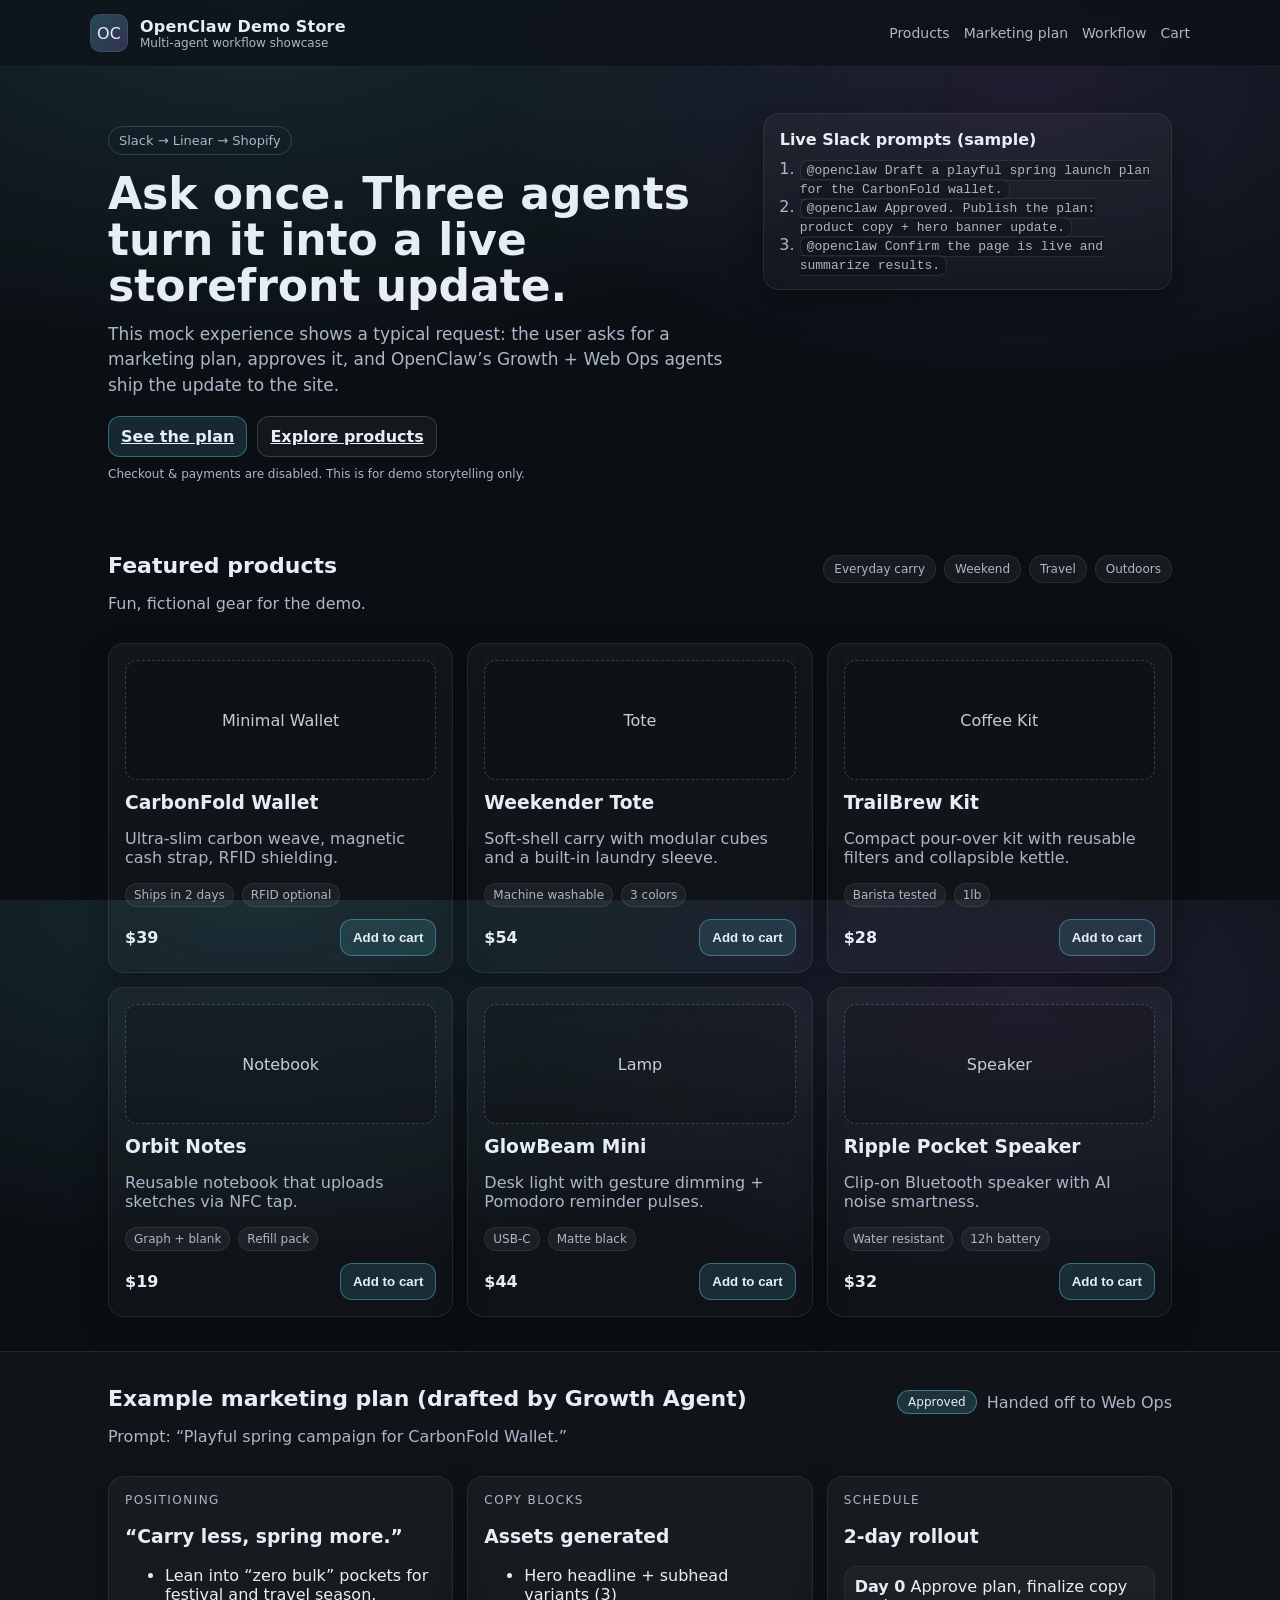
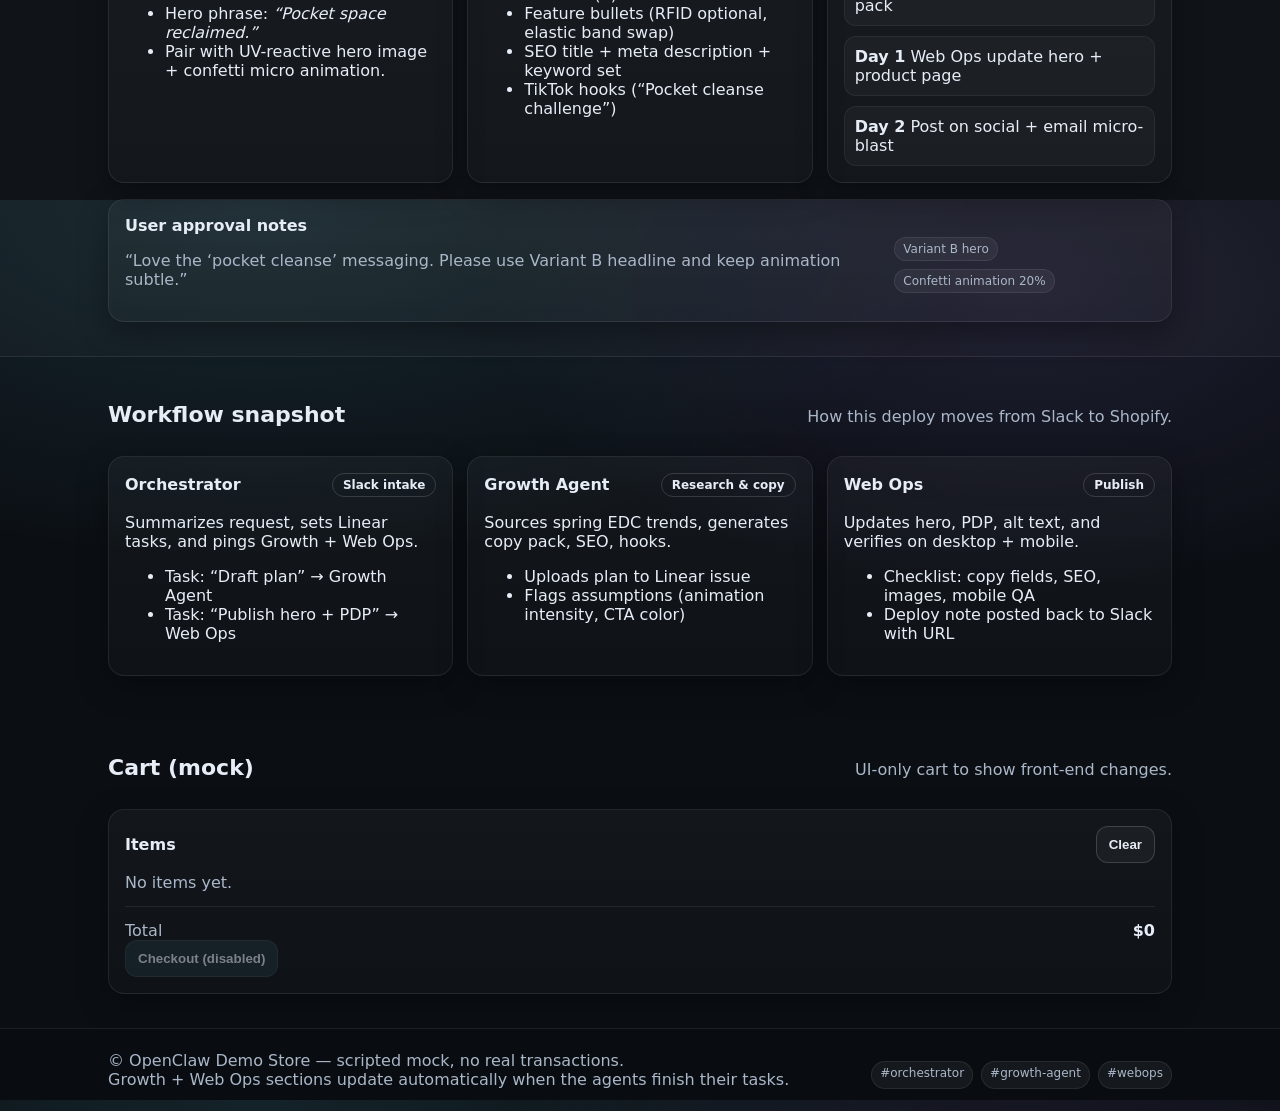
<file: demo-site/index.html>
<!doctype html>
<html lang="en">
<head>
  <meta charset="utf-8" />
  <meta name="viewport" content="width=device-width, initial-scale=1" />
  <title>OpenClaw Demo Store (Mock)</title>
  <meta name="description" content="Mock storefront showing how Orchestrator + Growth Agent + Web Ops collaborate." />
  <link rel="stylesheet" href="./styles.css" />
</head>
<body>
  <header class="header">
    <div class="container header__inner">
      <div class="brand">
        <div class="brand__mark">OC</div>
        <div>
          <div class="brand__name">OpenClaw Demo Store</div>
          <div class="brand__tag">Multi-agent workflow showcase</div>
        </div>
      </div>
      <nav class="nav">
        <a href="#products">Products</a>
        <a href="#marketing">Marketing plan</a>
        <a href="#workflow">Workflow</a>
        <a href="#status">Cart</a>
      </nav>
    </div>
  </header>

  <main>
    <section class="hero">
      <div class="container hero__inner">
        <div>
          <p class="pill">Slack → Linear → Shopify</p>
          <h1>Ask once. Three agents turn it into a live storefront update.</h1>
          <p class="lede">
            This mock experience shows a typical request: the user asks for a marketing plan, approves it, and
            OpenClaw’s Growth + Web Ops agents ship the update to the site.
          </p>
          <div class="cta-row">
            <a class="button" href="#marketing">See the plan</a>
            <a class="button button--ghost" href="#products">Explore products</a>
          </div>
          <p class="fineprint">Checkout & payments are disabled. This is for demo storytelling only.</p>
        </div>
        <div class="hero__card card">
          <div class="card__title">Live Slack prompts (sample)</div>
          <ol class="list">
            <li><code>@openclaw Draft a playful spring launch plan for the CarbonFold wallet.</code></li>
            <li><code>@openclaw Approved. Publish the plan: product copy + hero banner update.</code></li>
            <li><code>@openclaw Confirm the page is live and summarize results.</code></li>
          </ol>
        </div>
      </div>
    </section>

    <section id="products" class="section">
      <div class="container">
        <div class="section__head">
          <div>
            <h2>Featured products</h2>
            <p class="muted">Fun, fictional gear for the demo.</p>
          </div>
          <div class="tag-cloud">
            <span>Everyday carry</span>
            <span>Weekend</span>
            <span>Travel</span>
            <span>Outdoors</span>
          </div>
        </div>

        <div class="grid grid--3">
          <article class="product card">
            <div class="product__img" aria-hidden="true">Minimal Wallet</div>
            <h3>CarbonFold Wallet</h3>
            <p class="muted">Ultra-slim carbon weave, magnetic cash strap, RFID shielding.</p>
            <div class="chips"><span>Ships in 2 days</span><span>RFID optional</span></div>
            <div class="product__row">
              <div class="price">$39</div>
              <button class="button" data-add-to-cart="CarbonFold Wallet" data-price="39">Add to cart</button>
            </div>
          </article>

          <article class="product card">
            <div class="product__img" aria-hidden="true">Tote</div>
            <h3>Weekender Tote</h3>
            <p class="muted">Soft-shell carry with modular cubes and a built-in laundry sleeve.</p>
            <div class="chips"><span>Machine washable</span><span>3 colors</span></div>
            <div class="product__row">
              <div class="price">$54</div>
              <button class="button" data-add-to-cart="Weekender Tote" data-price="54">Add to cart</button>
            </div>
          </article>

          <article class="product card">
            <div class="product__img" aria-hidden="true">Coffee Kit</div>
            <h3>TrailBrew Kit</h3>
            <p class="muted">Compact pour-over kit with reusable filters and collapsible kettle.</p>
            <div class="chips"><span>Barista tested</span><span>1lb</span></div>
            <div class="product__row">
              <div class="price">$28</div>
              <button class="button" data-add-to-cart="TrailBrew Kit" data-price="28">Add to cart</button>
            </div>
          </article>

          <article class="product card">
            <div class="product__img" aria-hidden="true">Notebook</div>
            <h3>Orbit Notes</h3>
            <p class="muted">Reusable notebook that uploads sketches via NFC tap.</p>
            <div class="chips"><span>Graph + blank</span><span>Refill pack</span></div>
            <div class="product__row">
              <div class="price">$19</div>
              <button class="button" data-add-to-cart="Orbit Notes" data-price="19">Add to cart</button>
            </div>
          </article>

          <article class="product card">
            <div class="product__img" aria-hidden="true">Lamp</div>
            <h3>GlowBeam Mini</h3>
            <p class="muted">Desk light with gesture dimming + Pomodoro reminder pulses.</p>
            <div class="chips"><span>USB-C</span><span>Matte black</span></div>
            <div class="product__row">
              <div class="price">$44</div>
              <button class="button" data-add-to-cart="GlowBeam Mini" data-price="44">Add to cart</button>
            </div>
          </article>

          <article class="product card">
            <div class="product__img" aria-hidden="true">Speaker</div>
            <h3>Ripple Pocket Speaker</h3>
            <p class="muted">Clip-on Bluetooth speaker with AI noise smartness.</p>
            <div class="chips"><span>Water resistant</span><span>12h battery</span></div>
            <div class="product__row">
              <div class="price">$32</div>
              <button class="button" data-add-to-cart="Ripple Speaker" data-price="32">Add to cart</button>
            </div>
          </article>
        </div>
      </div>
    </section>
    <section id="marketing" class="section section--alt">
      <div class="container">
        <div class="section__head">
          <div>
            <h2>Example marketing plan (drafted by Growth Agent)</h2>
            <p class="muted">Prompt: “Playful spring campaign for CarbonFold Wallet.”</p>
          </div>
          <div class="plan-status">
            <span class="badge badge--approved">Approved</span>
            <span class="muted">Handed off to Web Ops</span>
          </div>
        </div>

        <div class="plan-grid">
          <article class="card">
            <div class="step__kicker">Positioning</div>
            <h3>“Carry less, spring more.”</h3>
            <ul>
              <li>Lean into “zero bulk” pockets for festival and travel season.</li>
              <li>Hero phrase: <em>“Pocket space reclaimed.”</em></li>
              <li>Pair with UV-reactive hero image + confetti micro animation.</li>
            </ul>
          </article>

          <article class="card">
            <div class="step__kicker">Copy blocks</div>
            <h3>Assets generated</h3>
            <ul>
              <li>Hero headline + subhead variants (3)</li>
              <li>Feature bullets (RFID optional, elastic band swap)</li>
              <li>SEO title + meta description + keyword set</li>
              <li>TikTok hooks (“Pocket cleanse challenge”)</li>
            </ul>
          </article>

          <article class="card">
            <div class="step__kicker">Schedule</div>
            <h3>2-day rollout</h3>
            <div class="timeline">
              <div>
                <strong>Day 0</strong>
                <span>Approve plan, finalize copy pack</span>
              </div>
              <div>
                <strong>Day 1</strong>
                <span>Web Ops update hero + product page</span>
              </div>
              <div>
                <strong>Day 2</strong>
                <span>Post on social + email micro-blast</span>
              </div>
            </div>
          </article>
        </div>

        <div class="approval card">
          <div>
            <div class="approval__title">User approval notes</div>
            <p class="muted">“Love the ‘pocket cleanse’ messaging. Please use Variant B headline and keep animation subtle.”</p>
          </div>
          <div>
            <div class="chips chips--tight">
              <span>Variant B hero</span>
              <span>Confetti animation 20%</span>
            </div>
          </div>
        </div>
      </div>
    </section>

    <section id="workflow" class="section">
      <div class="container">
        <div class="section__head">
          <h2>Workflow snapshot</h2>
          <p class="muted">How this deploy moves from Slack to Shopify.</p>
        </div>

        <div class="workflow-grid">
          <article class="workflow card">
            <div class="workflow__header">
              <span>Orchestrator</span>
              <span class="badge">Slack intake</span>
            </div>
            <p>Summarizes request, sets Linear tasks, and pings Growth + Web Ops.</p>
            <ul>
              <li>Task: “Draft plan” → Growth Agent</li>
              <li>Task: “Publish hero + PDP” → Web Ops</li>
            </ul>
          </article>

          <article class="workflow card">
            <div class="workflow__header">
              <span>Growth Agent</span>
              <span class="badge">Research & copy</span>
            </div>
            <p>Sources spring EDC trends, generates copy pack, SEO, hooks.</p>
            <ul>
              <li>Uploads plan to Linear issue</li>
              <li>Flags assumptions (animation intensity, CTA color)</li>
            </ul>
          </article>

          <article class="workflow card">
            <div class="workflow__header">
              <span>Web Ops</span>
              <span class="badge">Publish</span>
            </div>
            <p>Updates hero, PDP, alt text, and verifies on desktop + mobile.</p>
            <ul>
              <li>Checklist: copy fields, SEO, images, mobile QA</li>
              <li>Deploy note posted back to Slack with URL</li>
            </ul>
          </article>
        </div>
      </div>
    </section>
    <section id="status" class="section">
      <div class="container">
        <div class="section__head">
          <h2>Cart (mock)</h2>
          <p class="muted">UI-only cart to show front-end changes.</p>
        </div>
        <div class="cart card">
          <div class="cart__row">
            <strong>Items</strong>
            <button class="button button--ghost" id="cartClear">Clear</button>
          </div>
          <ul id="cartItems" class="cart__items"></ul>
          <div class="cart__row cart__row--total">
            <div class="muted">Total</div>
            <div id="cartTotal" class="price">$0</div>
          </div>
          <button class="button button--disabled" disabled>Checkout (disabled)</button>
        </div>
      </div>
    </section>
  </main>

  <footer class="footer">
    <div class="container footer__inner">
      <div>
        <div class="muted">© OpenClaw Demo Store — scripted mock, no real transactions.</div>
        <div class="muted">Growth + Web Ops sections update automatically when the agents finish their tasks.</div>
      </div>
      <div class="chips chips--tight">
        <span>#orchestrator</span>
        <span>#growth-agent</span>
        <span>#webops</span>
      </div>
    </div>
  </footer>

  <script src="./site.js"></script>
</body>
</html>
</file>
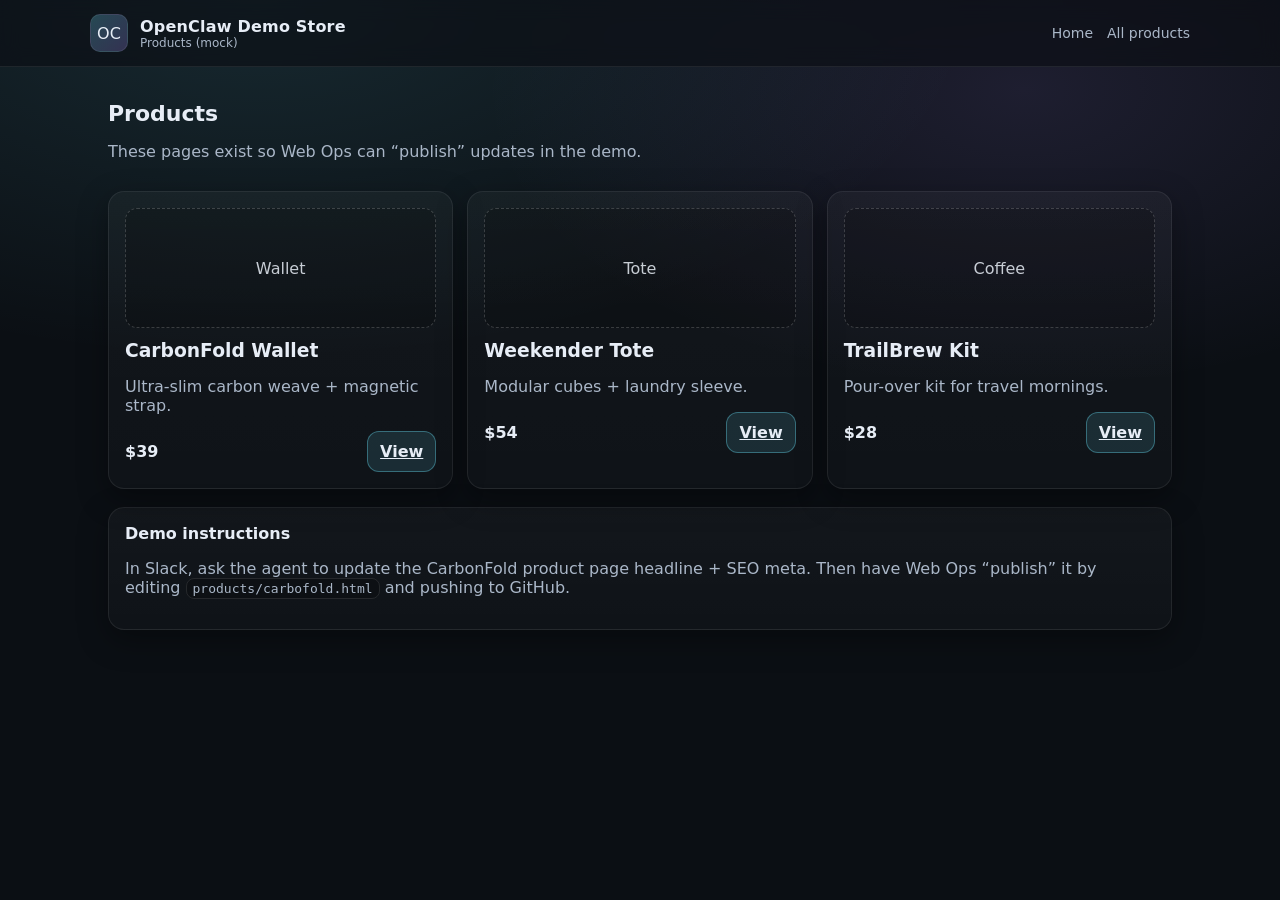
<file: demo-site/products/index.html>
<!doctype html>
<html lang="en">
<head>
  <meta charset="utf-8" />
  <meta name="viewport" content="width=device-width, initial-scale=1" />
  <title>Products • OpenClaw Demo Store</title>
  <link rel="stylesheet" href="../styles.css" />
</head>
<body>
  <header class="header">
    <div class="container header__inner">
      <div class="brand">
        <div class="brand__mark">OC</div>
        <div>
          <div class="brand__name">OpenClaw Demo Store</div>
          <div class="brand__tag">Products (mock)</div>
        </div>
      </div>
      <nav class="nav">
        <a href="../index.html#products">Home</a>
        <a href="./index.html">All products</a>
      </nav>
    </div>
  </header>

  <main class="section">
    <div class="container">
      <div class="section__head">
        <div>
          <h2>Products</h2>
          <p class="muted">These pages exist so Web Ops can “publish” updates in the demo.</p>
        </div>
      </div>

      <div class="grid grid--3">
        <article class="product card">
          <div class="product__img" aria-hidden="true">Wallet</div>
          <h3>CarbonFold Wallet</h3>
          <p class="muted">Ultra-slim carbon weave + magnetic strap.</p>
          <div class="product__row">
            <div class="price">$39</div>
            <a class="button" href="./carbofold.html">View</a>
          </div>
        </article>

        <article class="product card">
          <div class="product__img" aria-hidden="true">Tote</div>
          <h3>Weekender Tote</h3>
          <p class="muted">Modular cubes + laundry sleeve.</p>
          <div class="product__row">
            <div class="price">$54</div>
            <a class="button" href="./weekender.html">View</a>
          </div>
        </article>

        <article class="product card">
          <div class="product__img" aria-hidden="true">Coffee</div>
          <h3>TrailBrew Kit</h3>
          <p class="muted">Pour-over kit for travel mornings.</p>
          <div class="product__row">
            <div class="price">$28</div>
            <a class="button" href="./trailbrew.html">View</a>
          </div>
        </article>
      </div>

      <div style="height:18px"></div>

      <div class="card">
        <div class="card__title">Demo instructions</div>
        <p class="muted">In Slack, ask the agent to update the CarbonFold product page headline + SEO meta. Then have Web Ops “publish” it by editing <code>products/carbofold.html</code> and pushing to GitHub.</p>
      </div>
    </div>
  </main>
</body>
</html>
</file>
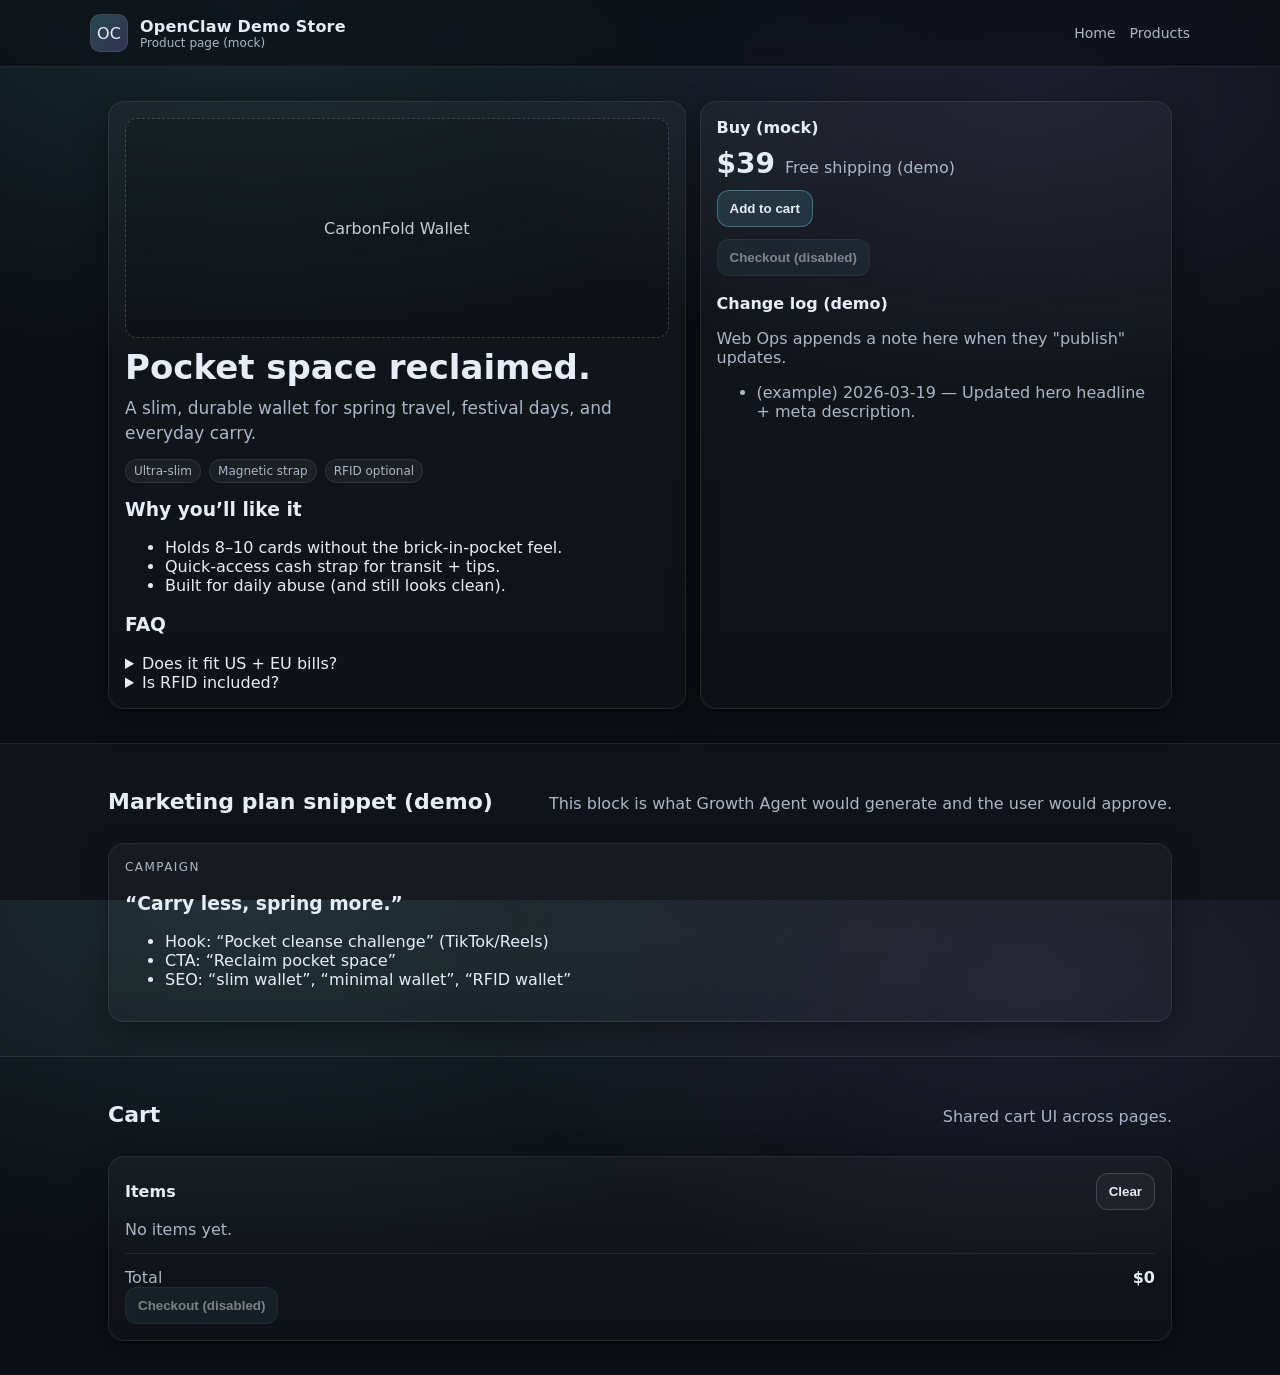
<file: demo-site/products/carbofold.html>
<!doctype html>
<html lang="en">
<head>
  <meta charset="utf-8" />
  <meta name="viewport" content="width=device-width, initial-scale=1" />
  <title>CarbonFold Wallet • OpenClaw Demo Store</title>
  <meta name="description" content="Mock product page. Used to demonstrate Growth Agent copy + Web Ops publishing." />
  <link rel="stylesheet" href="../styles.css" />
</head>
<body>
  <header class="header">
    <div class="container header__inner">
      <div class="brand">
        <div class="brand__mark">OC</div>
        <div>
          <div class="brand__name">OpenClaw Demo Store</div>
          <div class="brand__tag">Product page (mock)</div>
        </div>
      </div>
      <nav class="nav">
        <a href="../index.html">Home</a>
        <a href="./index.html">Products</a>
      </nav>
    </div>
  </header>

  <main>
    <section class="section">
      <div class="container">
        <div class="grid" style="grid-template-columns:1.1fr .9fr">
          <div class="card">
            <div class="product__img" aria-hidden="true" style="height:220px">CarbonFold Wallet</div>
            <h1 style="font-size:34px;margin:0 0 10px">Pocket space reclaimed.</h1>
            <p class="lede" style="margin-bottom:12px">A slim, durable wallet for spring travel, festival days, and everyday carry.</p>
            <div class="chips">
              <span>Ultra-slim</span>
              <span>Magnetic strap</span>
              <span>RFID optional</span>
            </div>
            <h3 style="margin-top:16px">Why you’ll like it</h3>
            <ul>
              <li>Holds 8–10 cards without the brick-in-pocket feel.</li>
              <li>Quick-access cash strap for transit + tips.</li>
              <li>Built for daily abuse (and still looks clean).</li>
            </ul>
            <h3>FAQ</h3>
            <details>
              <summary>Does it fit US + EU bills?</summary>
              <p class="muted">Yes—folded once under the strap.</p>
            </details>
            <details>
              <summary>Is RFID included?</summary>
              <p class="muted">This is a mock page. In a real store you’d choose a variant.</p>
            </details>
          </div>

          <aside class="card">
            <div class="card__title">Buy (mock)</div>
            <div style="display:flex;align-items:baseline;gap:10px;margin-bottom:10px">
              <div class="price" style="font-size:28px">$39</div>
              <span class="muted">Free shipping (demo)</span>
            </div>
            <button class="button" data-add-to-cart="CarbonFold Wallet" data-price="39">Add to cart</button>
            <div style="height:12px"></div>
            <button class="button button--disabled" disabled>Checkout (disabled)</button>

            <div style="height:18px"></div>
            <div class="card__title">Change log (demo)</div>
            <p class="muted">Web Ops appends a note here when they "publish" updates.</p>
            <ul class="muted">
              <li>(example) 2026-03-19 — Updated hero headline + meta description.</li>
            </ul>
          </aside>
        </div>
      </div>
    </section>

    <section class="section section--alt">
      <div class="container">
        <div class="section__head">
          <h2>Marketing plan snippet (demo)</h2>
          <p class="muted">This block is what Growth Agent would generate and the user would approve.</p>
        </div>
        <div class="card">
          <div class="step__kicker">Campaign</div>
          <h3>“Carry less, spring more.”</h3>
          <ul>
            <li>Hook: “Pocket cleanse challenge” (TikTok/Reels)</li>
            <li>CTA: “Reclaim pocket space”</li>
            <li>SEO: “slim wallet”, “minimal wallet”, “RFID wallet”</li>
          </ul>
        </div>
      </div>
    </section>

    <section class="section">
      <div class="container">
        <div class="section__head">
          <h2>Cart</h2>
          <p class="muted">Shared cart UI across pages.</p>
        </div>
        <div class="cart card">
          <div class="cart__row">
            <strong>Items</strong>
            <button class="button button--ghost" id="cartClear">Clear</button>
          </div>
          <ul id="cartItems" class="cart__items"></ul>
          <div class="cart__row cart__row--total">
            <div class="muted">Total</div>
            <div id="cartTotal" class="price">$0</div>
          </div>
          <button class="button button--disabled" disabled>Checkout (disabled)</button>
        </div>
      </div>
    </section>
  </main>

  <script src="../site.js"></script>
</body>
</html>
</file>
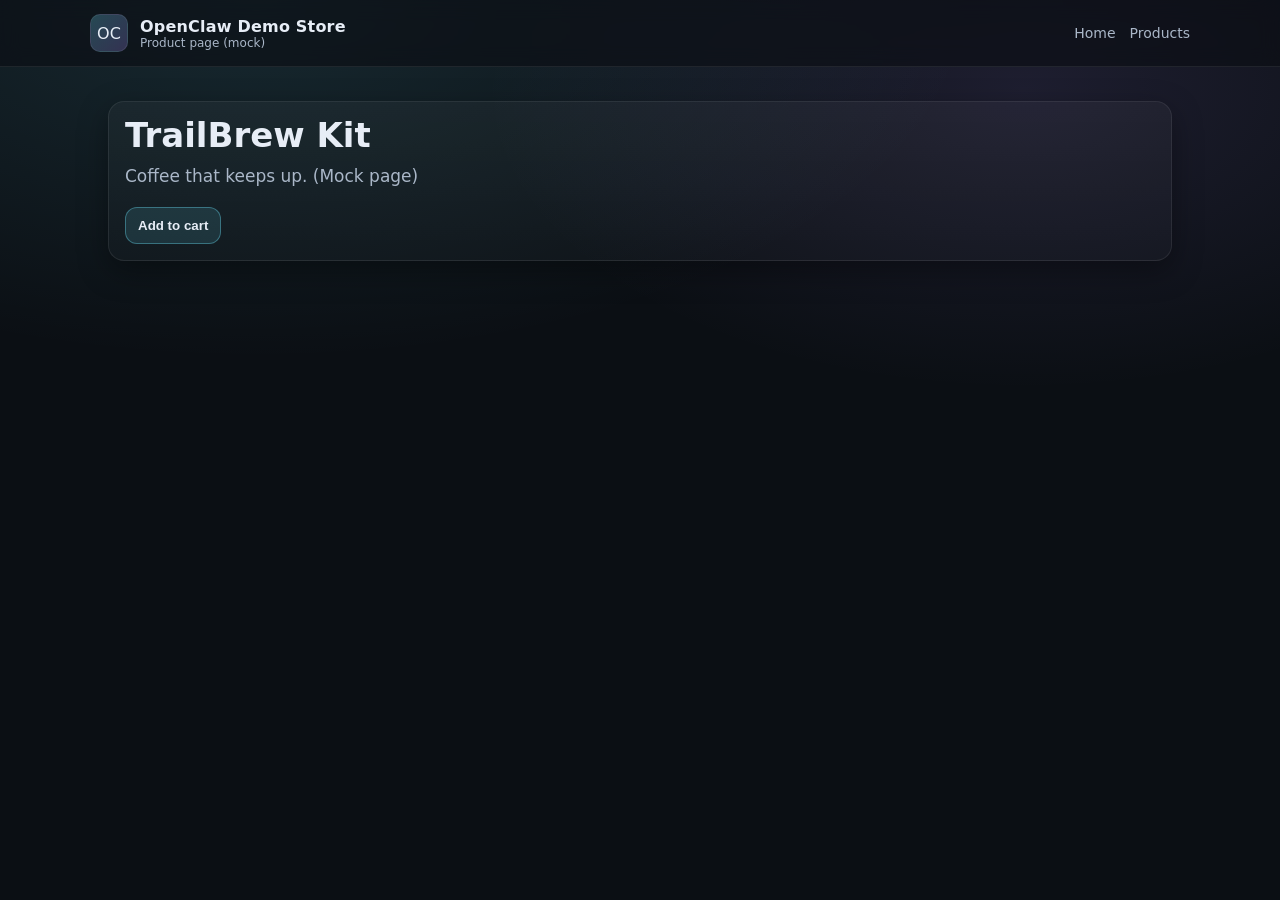
<file: demo-site/products/trailbrew.html>
<!doctype html>
<html lang="en">
<head>
  <meta charset="utf-8" />
  <meta name="viewport" content="width=device-width, initial-scale=1" />
  <title>TrailBrew Kit • OpenClaw Demo Store</title>
  <link rel="stylesheet" href="../styles.css" />
</head>
<body>
  <header class="header">
    <div class="container header__inner">
      <div class="brand"><div class="brand__mark">OC</div><div><div class="brand__name">OpenClaw Demo Store</div><div class="brand__tag">Product page (mock)</div></div></div>
      <nav class="nav"><a href="../index.html">Home</a><a href="./index.html">Products</a></nav>
    </div>
  </header>
  <main class="section"><div class="container"><div class="card">
    <h1 style="font-size:34px;margin:0 0 10px">TrailBrew Kit</h1>
    <p class="lede">Coffee that keeps up. (Mock page)</p>
    <button class="button" data-add-to-cart="TrailBrew Kit" data-price="28">Add to cart</button>
  </div></div></main>
  <script src="../site.js"></script>
</body>
</html>
</file>
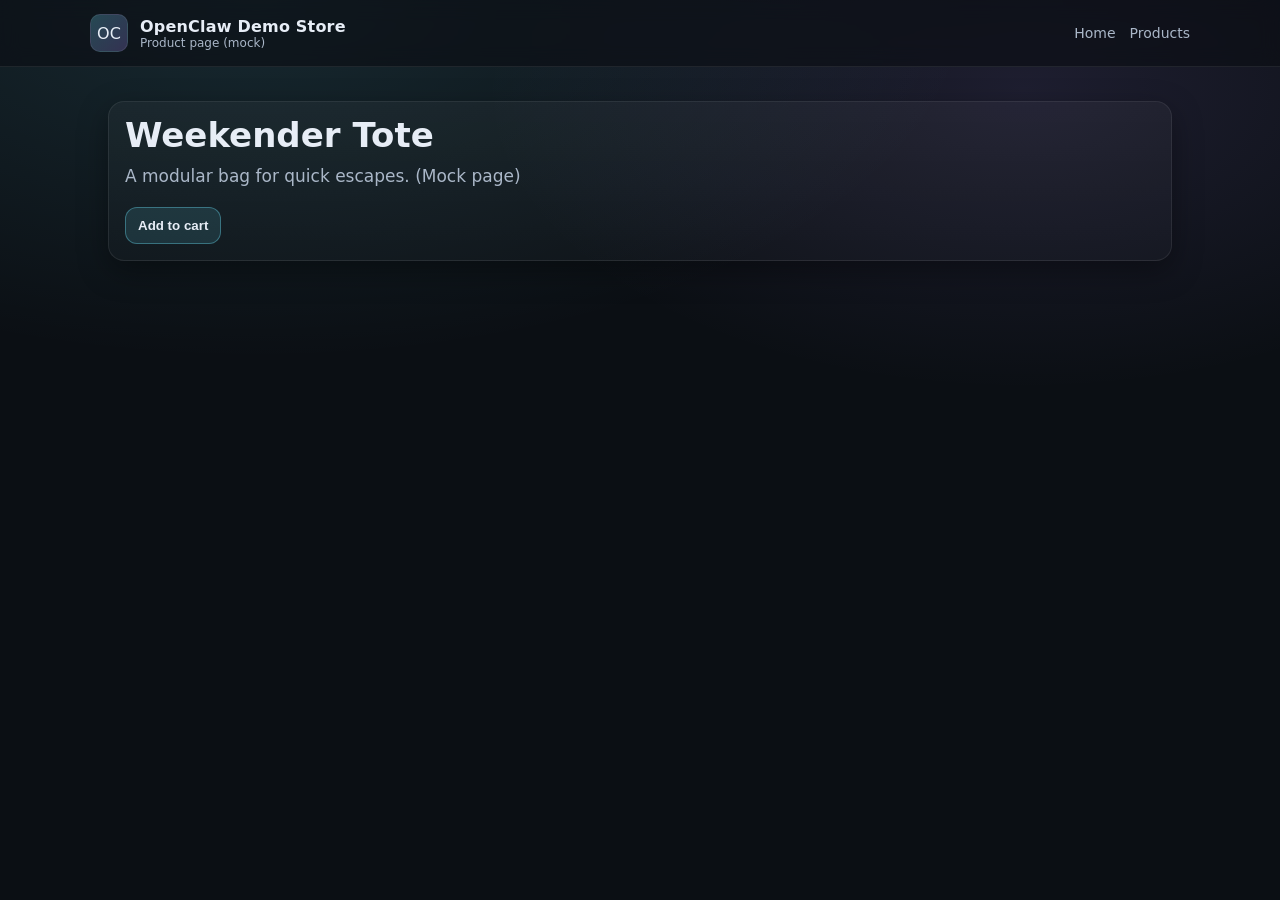
<file: demo-site/products/weekender.html>
<!doctype html>
<html lang="en">
<head>
  <meta charset="utf-8" />
  <meta name="viewport" content="width=device-width, initial-scale=1" />
  <title>Weekender Tote • OpenClaw Demo Store</title>
  <link rel="stylesheet" href="../styles.css" />
</head>
<body>
  <header class="header">
    <div class="container header__inner">
      <div class="brand"><div class="brand__mark">OC</div><div><div class="brand__name">OpenClaw Demo Store</div><div class="brand__tag">Product page (mock)</div></div></div>
      <nav class="nav"><a href="../index.html">Home</a><a href="./index.html">Products</a></nav>
    </div>
  </header>
  <main class="section"><div class="container"><div class="card">
    <h1 style="font-size:34px;margin:0 0 10px">Weekender Tote</h1>
    <p class="lede">A modular bag for quick escapes. (Mock page)</p>
    <button class="button" data-add-to-cart="Weekender Tote" data-price="54">Add to cart</button>
  </div></div></main>
  <script src="../site.js"></script>
</body>
</html>
</file>
<file: demo-site/styles.css>
:root{
  --bg:#0b0f14;
  --panel:#111826;
  --panel2:#0f1623;
  --text:#e7edf6;
  --muted:#aab7c8;
  --accent:#6ee7ff;
  --accent2:#a78bfa;
  --border:rgba(255,255,255,.08);
  --shadow:0 10px 30px rgba(0,0,0,.35);
}
*{box-sizing:border-box}
html,body{height:100%}
body{
  margin:0;
  font-family: "Inter", "Satoshi", ui-sans-serif, system-ui, -apple-system, BlinkMacSystemFont, Segoe UI, Roboto, Helvetica, Arial;
  background: radial-gradient(1200px 600px at 20% 0%, rgba(110,231,255,.12), transparent 60%),
              radial-gradient(900px 500px at 80% 10%, rgba(167,139,250,.12), transparent 60%),
              var(--bg);
  color:var(--text);
}
.container{max-width:1100px;margin:0 auto;padding:0 18px}

.header{position:sticky;top:0;z-index:10;background:rgba(11,15,20,.65);backdrop-filter:blur(10px);border-bottom:1px solid var(--border)}
.header__inner{display:flex;align-items:center;justify-content:space-between;gap:16px;padding:14px 0}
.brand{display:flex;align-items:center;gap:12px}
.brand__mark{width:38px;height:38px;border-radius:10px;display:grid;place-items:center;background:linear-gradient(135deg,rgba(110,231,255,.25),rgba(167,139,250,.25));border:1px solid var(--border)}
.brand__name{font-weight:700;letter-spacing:.2px}
.brand__tag{font-size:12px;color:var(--muted)}
.nav{display:flex;gap:14px;flex-wrap:wrap}
.nav a{color:var(--muted);text-decoration:none;font-size:14px}
.nav a:hover{color:var(--text)}

.hero{padding:46px 0 26px}
.hero__inner{display:grid;grid-template-columns:1.4fr .9fr;gap:18px;align-items:start}
@media(max-width:900px){.hero__inner{grid-template-columns:1fr}}
.pill{display:inline-flex;align-items:center;gap:6px;padding:6px 10px;border-radius:999px;border:1px solid rgba(255,255,255,.15);color:var(--muted);font-size:13px;margin-bottom:16px}
h1{font-size:44px;line-height:1.05;margin:0 0 12px}
@media(max-width:900px){h1{font-size:38px}}
.lede{font-size:17px;line-height:1.5;color:var(--muted);margin:0 0 18px}

.section{padding:34px 0}
.section--alt{background:rgba(255,255,255,.02);border-top:1px solid var(--border);border-bottom:1px solid var(--border)}
.section__head{display:flex;align-items:baseline;justify-content:space-between;gap:12px;margin-bottom:14px}
.section__head h2{margin:0;font-size:22px}

.card{background:linear-gradient(180deg,rgba(255,255,255,.035),rgba(255,255,255,.02));border:1px solid var(--border);border-radius:16px;box-shadow:var(--shadow);padding:16px}
.card__title{font-weight:700;margin-bottom:10px}

.grid{display:grid;gap:14px}
.grid--3{grid-template-columns:repeat(3,1fr)}
@media(max-width:900px){.grid--3{grid-template-columns:1fr}}
.product__img{height:120px;border-radius:12px;border:1px dashed rgba(255,255,255,.18);display:grid;place-items:center;background:rgba(0,0,0,.18);color:rgba(231,237,246,.85);margin-bottom:12px}
.product h3{margin:0 0 8px}
.product__row{display:flex;align-items:center;justify-content:space-between;gap:10px;margin-top:12px}

.tag-cloud{display:flex;gap:8px;flex-wrap:wrap}
.tag-cloud span{padding:6px 10px;border-radius:999px;background:rgba(255,255,255,.05);border:1px solid rgba(255,255,255,.08);font-size:12px;color:var(--muted)}

.steps{display:grid;grid-template-columns:repeat(3,1fr);gap:14px}
@media(max-width:900px){.steps{grid-template-columns:1fr}}
.step__kicker{font-size:12px;color:var(--muted);text-transform:uppercase;letter-spacing:.12em;margin-bottom:8px}

.plan-grid{display:grid;grid-template-columns:repeat(auto-fit,minmax(250px,1fr));gap:14px;margin-bottom:16px}
.plan-status{display:flex;align-items:center;gap:10px}
.badge{padding:4px 10px;border-radius:999px;border:1px solid rgba(255,255,255,.15);font-size:12px}
.badge--approved{background:rgba(110,231,255,.15);border-color:rgba(110,231,255,.4)}
.timeline{display:grid;gap:10px}
.timeline div{padding:10px;border-radius:12px;background:rgba(255,255,255,.03);border:1px solid rgba(255,255,255,.06)}
.approval{display:flex;justify-content:space-between;gap:18px;align-items:center}
@media(max-width:700px){.approval{flex-direction:column;align-items:flex-start}}
.approval__title{font-weight:600;margin-bottom:6px}

.workflow-grid{display:grid;grid-template-columns:repeat(auto-fit,minmax(220px,1fr));gap:14px}
.workflow__header{display:flex;justify-content:space-between;align-items:center;margin-bottom:10px;font-weight:600}

.chips{display:flex;gap:8px;flex-wrap:wrap;margin-top:10px}
.chips span{padding:4px 8px;border-radius:999px;background:rgba(255,255,255,.05);border:1px solid rgba(255,255,255,.08);font-size:12px;color:var(--muted)}
.chips--tight span{margin-top:0}

.button{appearance:none;border:1px solid rgba(110,231,255,.35);background:rgba(110,231,255,.12);color:var(--text);padding:10px 12px;border-radius:12px;cursor:pointer;font-weight:600}
.button:hover{background:rgba(110,231,255,.18)}
.button--ghost{border-color:rgba(255,255,255,.16);background:rgba(255,255,255,.04)}
.button--ghost:hover{background:rgba(255,255,255,.07)}
.button--disabled{opacity:.5;cursor:not-allowed;border-color:rgba(255,255,255,.1)}

.cta-row{display:flex;gap:10px;flex-wrap:wrap;margin-bottom:10px}
.list{margin:0;padding-left:20px;color:var(--muted)}
code{background:rgba(0,0,0,.22);border:1px solid rgba(255,255,255,.1);padding:2px 6px;border-radius:8px}
.muted{color:var(--muted)}
.price{font-weight:800}
.fineprint{font-size:12px;color:var(--muted);margin-top:10px}

.cart__row{display:flex;align-items:center;justify-content:space-between;gap:12px}
.cart__row--total{margin-top:14px;padding-top:14px;border-top:1px solid var(--border)}
.cart__items{list-style:none;margin:10px 0 0;padding:0;display:grid;gap:8px}
.cart__items li{display:flex;justify-content:space-between;gap:10px;color:var(--muted)}

.footer{padding:22px 0;border-top:1px solid var(--border);background:rgba(0,0,0,.15)}
.footer__inner{display:flex;justify-content:space-between;gap:14px;flex-wrap:wrap}
</file>
